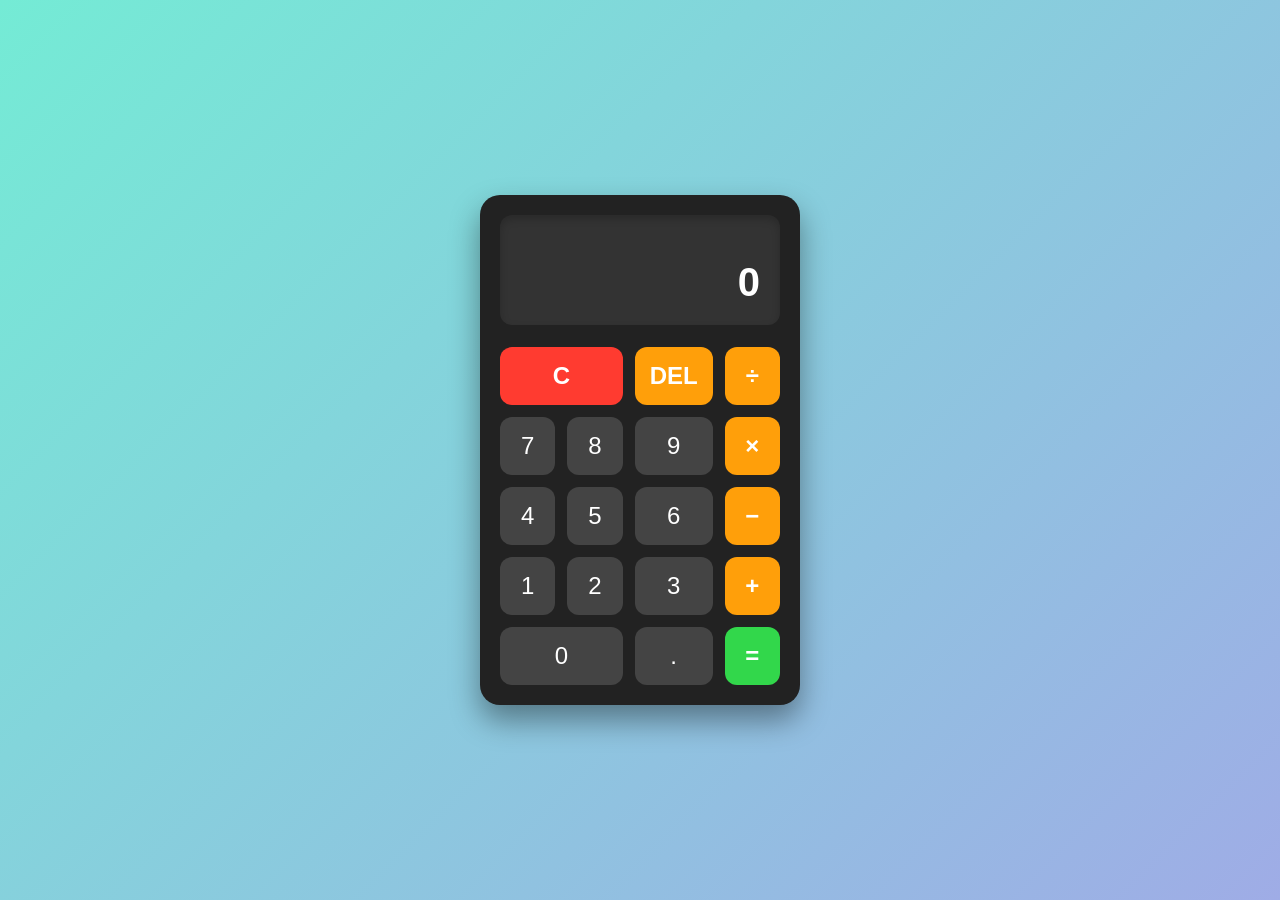
<file: codealpha_calculator/index.html>
<!DOCTYPE html>
<html lang="en">
<head>
    <meta charset="UTF-8">
    <meta name="viewport" content="width=device-width, initial-scale=1.0">
    <title>Modern Calculator</title>
    <link rel="stylesheet" href="style.css">
</head>
<body>
    <div class="calculator">
        <div class="display">
            <div class="previous-operand" id="previous-operand"></div>
            <div class="current-operand" id="current-operand">0</div>
        </div>
        <button class="btn clear span-two" id="clear">C</button>
        <button class="btn operator" id="delete">DEL</button>
        <button class="btn operator" data-action="divide">÷</button>
        
        <button class="btn number">7</button>
        <button class="btn number">8</button>
        <button class="btn number">9</button>
        <button class="btn operator" data-action="multiply">×</button>
        
        <button class="btn number">4</button>
        <button class="btn number">5</button>
        <button class="btn number">6</button>
        <button class="btn operator" data-action="subtract">−</button>
        
        <button class="btn number">1</button>
        <button class="btn number">2</button>
        <button class="btn number">3</button>
        <button class="btn operator" data-action="add">+</button>
        
        <button class="btn number span-two">0</button>
        <button class="btn number">.</button>
        <button class="btn equals" id="equals">=</button>
    </div>
    
    <script src="script.js"></script>
</body>
</html>
</file>
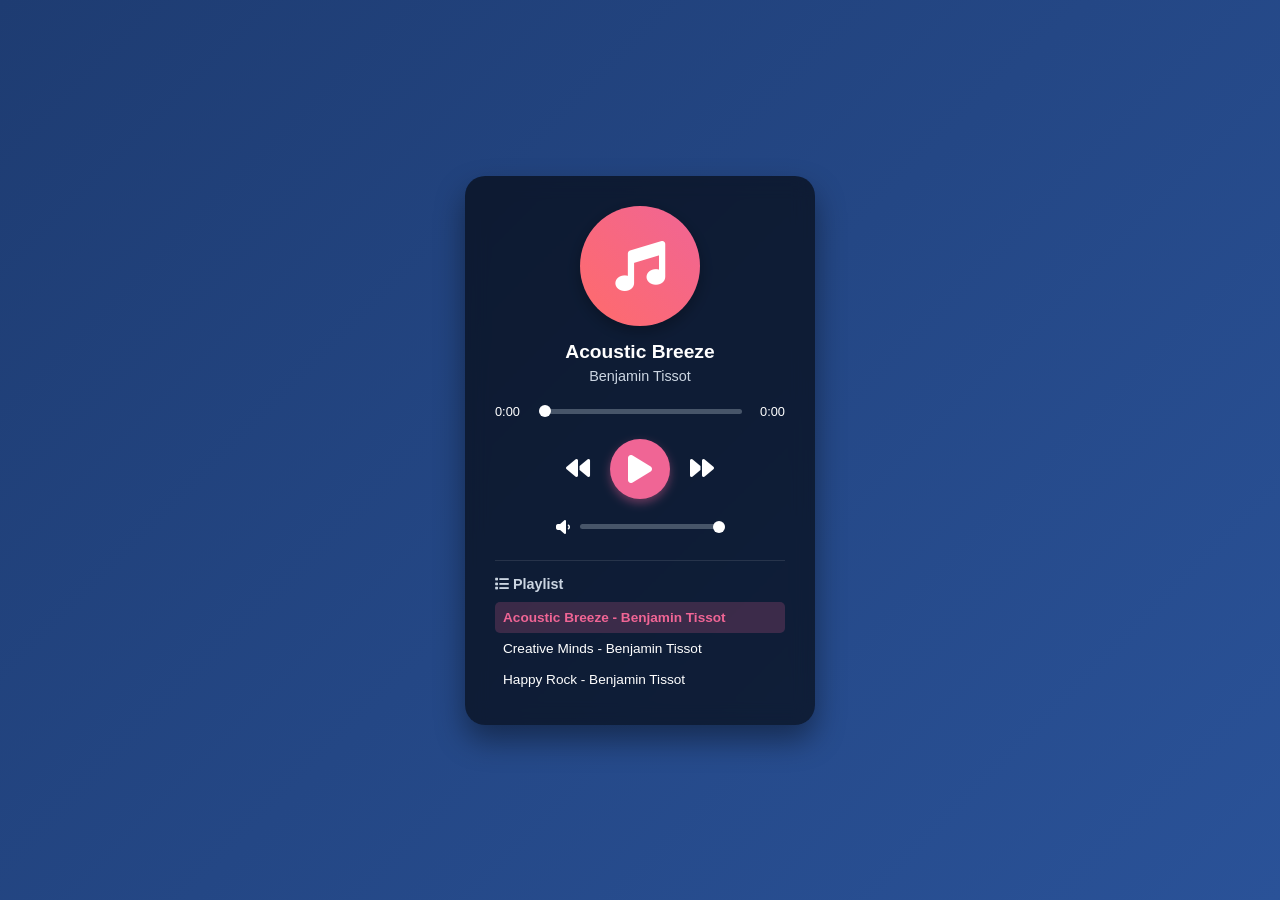
<file: codealpha_musicplayer/index.html>
<!DOCTYPE html>
<html lang="en">
<head>
    <meta charset="UTF-8">
    <meta name="viewport" content="width=device-width, initial-scale=1.0">
    <title>JS Music Player</title>
    <link rel="stylesheet" href="style.css">
    <link rel="stylesheet" href="https://cdnjs.cloudflare.com/ajax/libs/font-awesome/6.4.0/css/all.min.css">
</head>
<body>

    <div class="music-player">
        <div class="player-info">
            <div class="cover-art">
                <i class="fas fa-music"></i>
            </div>
            <h2 id="title">Song Title</h2>
            <h3 id="artist">Artist Name</h3>
        </div>

        <audio id="audio" src=""></audio>

        <div class="progress-container">
            <span id="current-time">0:00</span>
            <input type="range" id="progress-bar" min="0" max="100" value="0">
            <span id="duration">0:00</span>
        </div>

        <div class="controls">
            <button id="prev" class="btn"><i class="fas fa-backward"></i></button>
            <button id="play" class="btn play-btn"><i class="fas fa-play"></i></button>
            <button id="next" class="btn"><i class="fas fa-forward"></i></button>
        </div>

        <div class="volume-container">
            <i class="fas fa-volume-down" id="mute-icon"></i>
            <input type="range" id="volume-bar" min="0" max="1" step="0.05" value="1">
        </div>

        <div class="playlist-container">
            <h4><i class="fas fa-list"></i> Playlist</h4>
            <ul id="playlist">
                </ul>
        </div>
    </div>

    <script src="script.js"></script>
</body>
</html>
</file>
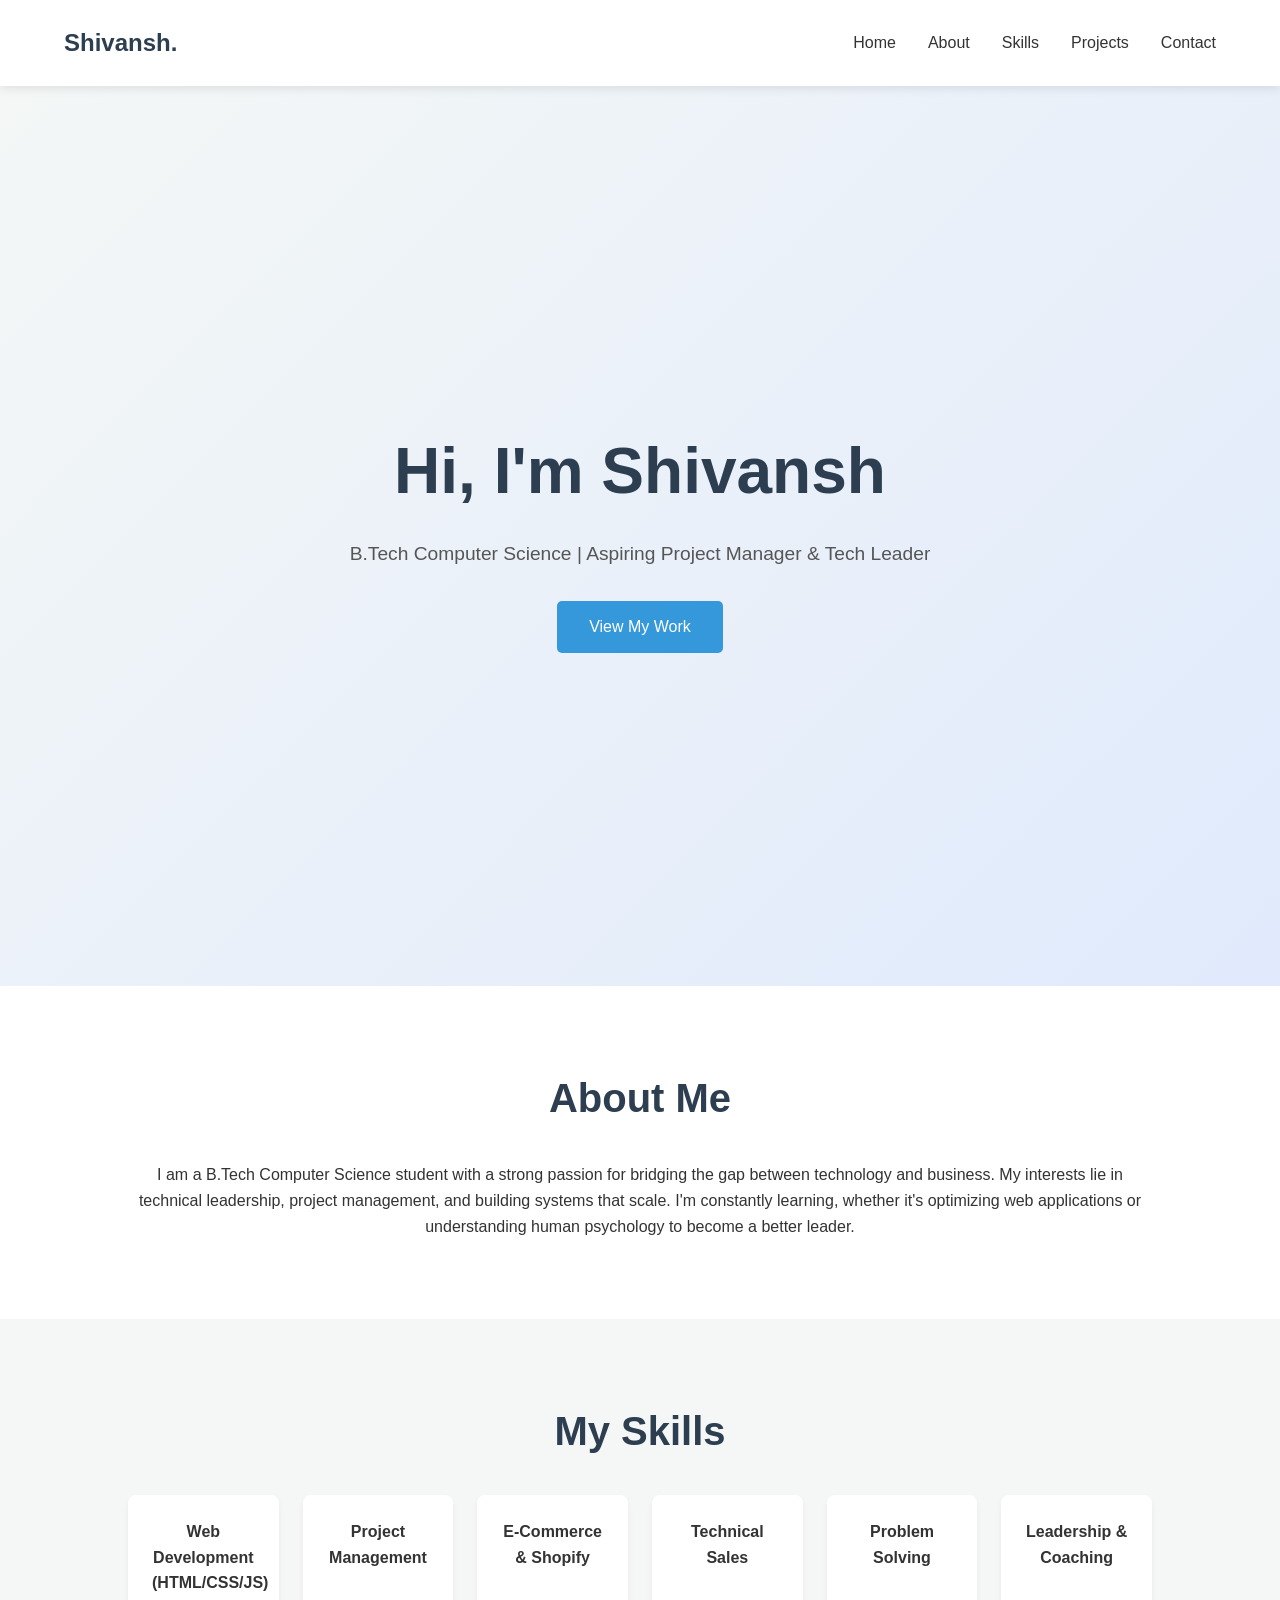
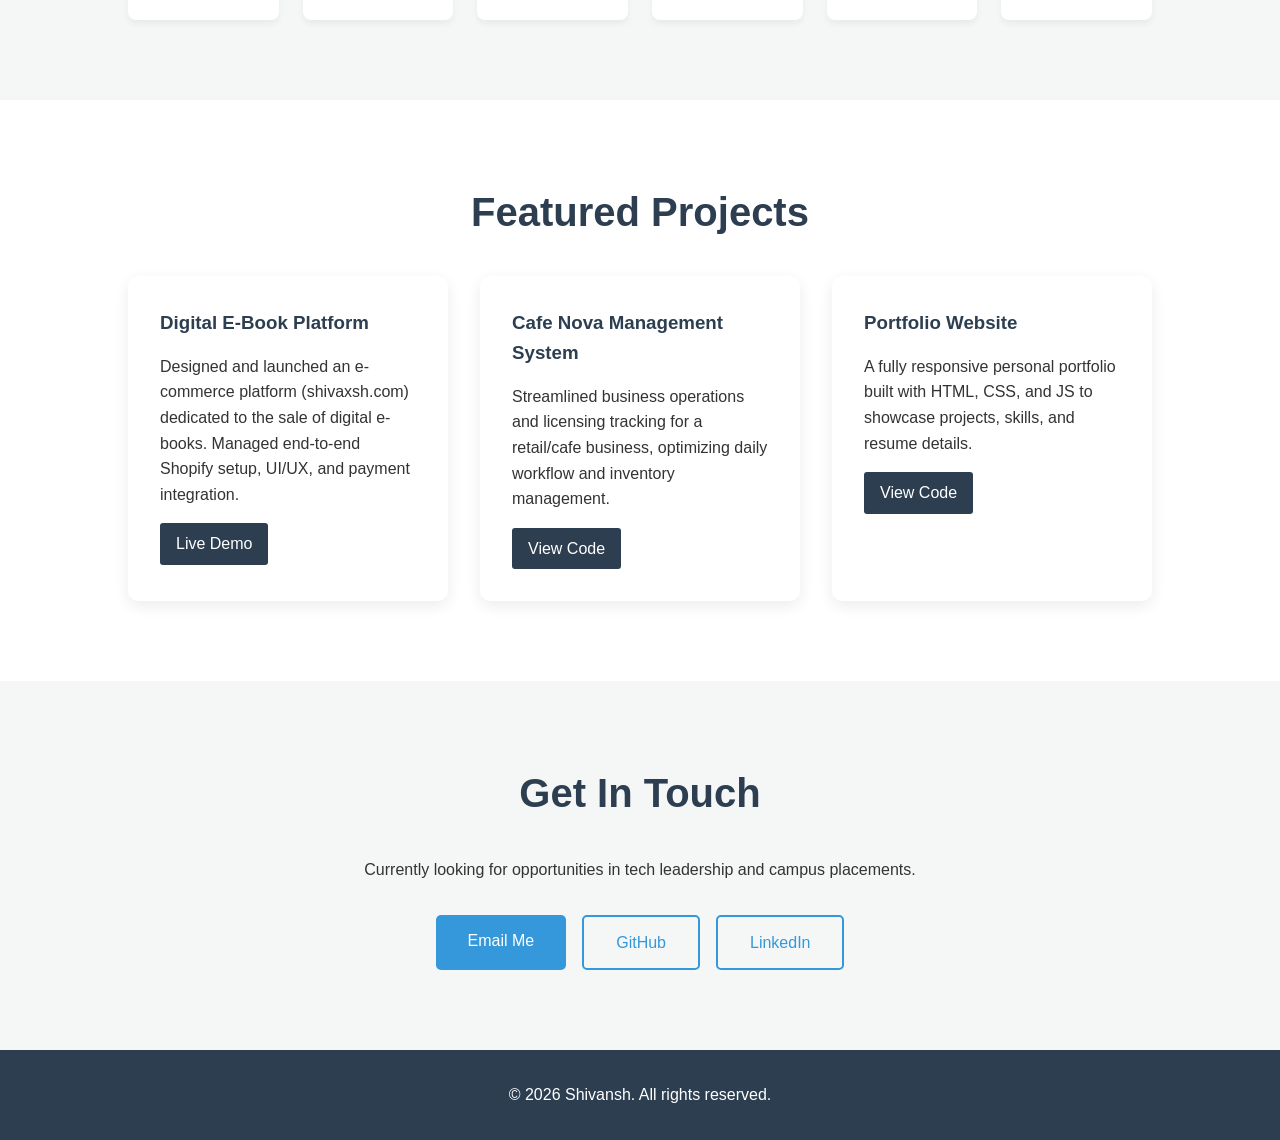
<file: codealpha_ownportfolio/index.html>
<!DOCTYPE html>
<html lang="en">
<head>
    <meta charset="UTF-8">
    <meta name="viewport" content="width=device-width, initial-scale=1.0">
    <title>Shivansh | Personal Portfolio</title>
    <link rel="stylesheet" href="style.css">
</head>
<body>

    <nav>
        <div class="logo">Shivansh.</div>
        <ul class="nav-links">
            <li><a href="#home">Home</a></li>
            <li><a href="#about">About</a></li>
            <li><a href="#skills">Skills</a></li>
            <li><a href="#projects">Projects</a></li>
            <li><a href="#contact">Contact</a></li>
        </ul>
    </nav>

    <section id="home" class="hero fade-in">
        <div class="hero-content">
            <h1>Hi, I'm Shivansh</h1>
            <p>B.Tech Computer Science | Aspiring Project Manager & Tech Leader</p>
            <a href="#projects" class="btn">View My Work</a>
        </div>
    </section>

    <section id="about" class="fade-in">
        <h2>About Me</h2>
        <p>I am a B.Tech Computer Science student with a strong passion for bridging the gap between technology and business. My interests lie in technical leadership, project management, and building systems that scale. I'm constantly learning, whether it's optimizing web applications or understanding human psychology to become a better leader.</p>
    </section>

    <section id="skills" class="bg-light fade-in">
        <h2>My Skills</h2>
        <div class="skills-grid">
            <div class="skill-box">Web Development (HTML/CSS/JS)</div>
            <div class="skill-box">Project Management</div>
            <div class="skill-box">E-Commerce & Shopify</div>
            <div class="skill-box">Technical Sales</div>
            <div class="skill-box">Problem Solving</div>
            <div class="skill-box">Leadership & Coaching</div>
        </div>
    </section>

    <section id="projects" class="fade-in">
        <h2>Featured Projects</h2>
        <div class="project-grid">
            <div class="project-card">
                <h3>Digital E-Book Platform</h3>
                <p>Designed and launched an e-commerce platform (shivaxsh.com) dedicated to the sale of digital e-books. Managed end-to-end Shopify setup, UI/UX, and payment integration.</p>
                <a href="#" class="btn-small">Live Demo</a>
            </div>
            <div class="project-card">
                <h3>Cafe Nova Management System</h3>
                <p>Streamlined business operations and licensing tracking for a retail/cafe business, optimizing daily workflow and inventory management.</p>
                <a href="#" class="btn-small">View Code</a>
            </div>
            <div class="project-card">
                <h3>Portfolio Website</h3>
                <p>A fully responsive personal portfolio built with HTML, CSS, and JS to showcase projects, skills, and resume details.</p>
                <a href="#" class="btn-small">View Code</a>
            </div>
        </div>
    </section>

    <section id="contact" class="bg-light fade-in">
        <h2>Get In Touch</h2>
        <p>Currently looking for opportunities in tech leadership and campus placements.</p>
        <div class="contact-links">
            <a href="mailto:your.email@example.com" class="btn">Email Me</a>
            <a href="https://github.com/yourusername" target="_blank" class="btn btn-outline">GitHub</a>
            <a href="https://linkedin.com/in/yourusername" target="_blank" class="btn btn-outline">LinkedIn</a>
        </div>
    </section>

    <footer>
        <p>&copy; 2026 Shivansh. All rights reserved.</p>
    </footer>

    <script src="script.js"></script>
</body>
</html>
</file>
<file: codealpha_calculator/style.css>
* {
    box-sizing: border-box;
    margin: 0;
    padding: 0;
    font-family: 'Segoe UI', Tahoma, Geneva, Verdana, sans-serif;
}

body {
    display: flex;
    justify-content: center;
    align-items: center;
    min-height: 100vh;
    background: linear-gradient(135deg, #74ebd5 0%, #9face6 100%);
}

.calculator {
    background-color: #222;
    border-radius: 20px;
    box-shadow: 0 15px 30px rgba(0, 0, 0, 0.4);
    width: 320px;
    display: grid;
    grid-template-columns: repeat(4, 1fr);
    padding: 20px;
    gap: 12px;
}

.display {
    grid-column: 1 / -1;
    background-color: #333;
    border-radius: 12px;
    padding: 20px;
    display: flex;
    flex-direction: column;
    align-items: flex-end;
    justify-content: space-around;
    word-wrap: break-word;
    word-break: break-all;
    margin-bottom: 10px;
    min-height: 110px;
    box-shadow: inset 0 4px 8px rgba(0,0,0,0.2);
}

.previous-operand {
    color: #aaa;
    font-size: 1.2rem;
    min-height: 24px;
}

.current-operand {
    color: white;
    font-size: 2.5rem;
    font-weight: bold;
}

.btn {
    cursor: pointer;
    font-size: 1.5rem;
    border: none;
    outline: none;
    background-color: #444;
    color: white;
    border-radius: 12px;
    padding: 15px;
    transition: background-color 0.2s, transform 0.1s;
    user-select: none;
}

.btn:active {
    transform: scale(0.92); /* Button press effect */
}

.btn:hover {
    background-color: #555;
}

.operator {
    background-color: #ff9f0a;
    color: white;
    font-weight: bold;
}

.operator:hover {
    background-color: #ffb03a;
}

.clear {
    background-color: #ff3b30;
    font-weight: bold;
}

.clear:hover {
    background-color: #ff5e55;
}

.equals {
    background-color: #32d74b;
    font-weight: bold;
}

.equals:hover {
    background-color: #55e06a;
}

.span-two {
    grid-column: span 2;
}
</file>
<file: codealpha_musicplayer/style.css>
* {
    box-sizing: border-box;
    margin: 0;
    padding: 0;
    font-family: 'Segoe UI', Tahoma, Geneva, Verdana, sans-serif;
}

body {
    background: linear-gradient(135deg, #1e3c72 0%, #2a5298 100%);
    height: 100vh;
    display: flex;
    justify-content: center;
    align-items: center;
    color: #fff;
}

.music-player {
    background-color: rgba(0, 0, 0, 0.6);
    backdrop-filter: blur(10px);
    border-radius: 20px;
    padding: 30px;
    width: 350px;
    box-shadow: 0 15px 30px rgba(0,0,0,0.4);
}

.player-info {
    text-align: center;
    margin-bottom: 20px;
}

.cover-art {
    width: 120px;
    height: 120px;
    background: linear-gradient(45deg, #ff6b6b, #f06595);
    border-radius: 50%;
    margin: 0 auto 15px auto;
    display: flex;
    justify-content: center;
    align-items: center;
    font-size: 50px;
    box-shadow: 0 5px 15px rgba(0,0,0,0.3);
}

#title {
    font-size: 1.2rem;
    margin-bottom: 5px;
}

#artist {
    font-size: 0.9rem;
    color: #cbd5e1;
    font-weight: 400;
}

/* Range Sliders Setup */
input[type="range"] {
    -webkit-appearance: none;
    appearance: none;
    background: #475569;
    border-radius: 5px;
    height: 5px;
    outline: none;
    cursor: pointer;
}

input[type="range"]::-webkit-slider-thumb {
    -webkit-appearance: none;
    width: 12px;
    height: 12px;
    background: #fff;
    border-radius: 50%;
}

.progress-container {
    display: flex;
    align-items: center;
    justify-content: space-between;
    margin-bottom: 20px;
    font-size: 0.8rem;
}

#progress-bar {
    width: 70%;
}

.controls {
    display: flex;
    justify-content: center;
    align-items: center;
    gap: 20px;
    margin-bottom: 20px;
}

.btn {
    background: none;
    border: none;
    color: #fff;
    font-size: 1.5rem;
    cursor: pointer;
    transition: transform 0.2s, color 0.2s;
}

.btn:hover {
    color: #f06595;
    transform: scale(1.1);
}

.play-btn {
    font-size: 2rem;
    background: #f06595;
    width: 60px;
    height: 60px;
    border-radius: 50%;
    display: flex;
    justify-content: center;
    align-items: center;
    box-shadow: 0 4px 10px rgba(240, 101, 149, 0.4);
}

.play-btn:hover {
    color: #fff;
    transform: scale(1.05);
}

.volume-container {
    display: flex;
    align-items: center;
    justify-content: center;
    gap: 10px;
    margin-bottom: 25px;
}

#volume-bar {
    width: 50%;
}

/* Playlist Styling */
.playlist-container {
    border-top: 1px solid rgba(255,255,255,0.1);
    padding-top: 15px;
}

.playlist-container h4 {
    margin-bottom: 10px;
    font-size: 0.9rem;
    color: #cbd5e1;
}

#playlist {
    list-style: none;
    max-height: 120px;
    overflow-y: auto;
}

#playlist::-webkit-scrollbar {
    width: 5px;
}
#playlist::-webkit-scrollbar-thumb {
    background: #475569;
    border-radius: 5px;
}

#playlist li {
    padding: 8px;
    font-size: 0.85rem;
    cursor: pointer;
    border-radius: 5px;
    transition: background 0.2s;
    display: flex;
    justify-content: space-between;
}

#playlist li:hover {
    background: rgba(255,255,255,0.1);
}

#playlist li.active {
    background: rgba(240, 101, 149, 0.2);
    color: #f06595;
    font-weight: bold;
}
</file>
<file: codealpha_ownportfolio/style.css>
/* Global Reset & Variables */
:root {
    --primary-color: #2c3e50;
    --accent-color: #3498db;
    --text-color: #333;
    --bg-color: #fff;
    --bg-light: #f4f7f6;
}

* {
    margin: 0;
    padding: 0;
    box-sizing: border-box;
    font-family: 'Segoe UI', Tahoma, Geneva, Verdana, sans-serif;
}

html {
    scroll-behavior: smooth; /* Smooth scrolling for anchor links */
}

body {
    color: var(--text-color);
    background-color: var(--bg-color);
    line-height: 1.6;
}

/* Navigation */
nav {
    display: flex;
    justify-content: space-between;
    align-items: center;
    padding: 1.5rem 5%;
    background-color: var(--bg-color);
    box-shadow: 0 2px 10px rgba(0,0,0,0.1);
    position: sticky;
    top: 0;
    z-index: 1000;
}

.logo {
    font-size: 1.5rem;
    font-weight: bold;
    color: var(--primary-color);
}

.nav-links {
    list-style: none;
    display: flex;
    gap: 2rem;
}

.nav-links a {
    text-decoration: none;
    color: var(--text-color);
    font-weight: 500;
    transition: color 0.3s ease;
}

.nav-links a:hover {
    color: var(--accent-color);
}

/* Sections General */
section {
    padding: 5rem 10%;
    text-align: center;
}

section h2 {
    font-size: 2.5rem;
    margin-bottom: 2rem;
    color: var(--primary-color);
}

.bg-light {
    background-color: var(--bg-light);
}

/* Hero Section */
.hero {
    height: 100vh;
    display: flex;
    align-items: center;
    justify-content: center;
    background: linear-gradient(135deg, var(--bg-light) 0%, #e0eafc 100%);
}

.hero h1 {
    font-size: 4rem;
    color: var(--primary-color);
    margin-bottom: 1rem;
}

.hero p {
    font-size: 1.2rem;
    margin-bottom: 2rem;
    color: #555;
}

/* Buttons */
.btn {
    display: inline-block;
    padding: 0.8rem 2rem;
    background-color: var(--accent-color);
    color: #fff;
    text-decoration: none;
    border-radius: 5px;
    transition: background-color 0.3s ease, transform 0.3s ease;
}

.btn:hover {
    background-color: #2980b9;
    transform: translateY(-3px);
}

.btn-outline {
    background-color: transparent;
    border: 2px solid var(--accent-color);
    color: var(--accent-color);
}

.btn-outline:hover {
    background-color: var(--accent-color);
    color: #fff;
}

.btn-small {
    display: inline-block;
    padding: 0.5rem 1rem;
    background-color: var(--primary-color);
    color: #fff;
    text-decoration: none;
    border-radius: 3px;
    margin-top: 1rem;
    transition: background-color 0.3s ease;
}

.btn-small:hover {
    background-color: var(--accent-color);
}

/* Skills Grid */
.skills-grid {
    display: grid;
    grid-template-columns: repeat(auto-fit, minmax(150px, 1fr));
    gap: 1.5rem;
}

.skill-box {
    background: var(--bg-color);
    padding: 1.5rem;
    border-radius: 8px;
    box-shadow: 0 4px 6px rgba(0,0,0,0.05);
    font-weight: 600;
    transition: transform 0.3s ease, box-shadow 0.3s ease;
}

.skill-box:hover {
    transform: translateY(-5px);
    box-shadow: 0 10px 15px rgba(0,0,0,0.1);
    color: var(--accent-color);
}

/* Project Grid */
.project-grid {
    display: grid;
    grid-template-columns: repeat(auto-fit, minmax(300px, 1fr));
    gap: 2rem;
}

.project-card {
    background: var(--bg-color);
    padding: 2rem;
    border-radius: 10px;
    box-shadow: 0 5px 15px rgba(0,0,0,0.08);
    transition: transform 0.3s ease, box-shadow 0.3s ease;
    text-align: left;
}

.project-card:hover {
    transform: translateY(-10px);
    box-shadow: 0 15px 25px rgba(0,0,0,0.15);
}

.project-card h3 {
    margin-bottom: 1rem;
    color: var(--primary-color);
}

/* Footer & Contact */
.contact-links {
    margin-top: 2rem;
    display: flex;
    justify-content: center;
    gap: 1rem;
}

footer {
    text-align: center;
    padding: 2rem;
    background-color: var(--primary-color);
    color: #fff;
}

/* Animations Setup for JS */
.fade-in {
    opacity: 0;
    transform: translateY(30px);
    transition: opacity 0.8s ease-out, transform 0.8s ease-out;
}

.fade-in.appear {
    opacity: 1;
    transform: translateY(0);
}

/* Responsive Design */
@media (max-width: 768px) {
    .nav-links {
        display: none; /* In a full build, add a hamburger menu here */
    }
    .hero h1 {
        font-size: 2.5rem;
    }
}
</file>
